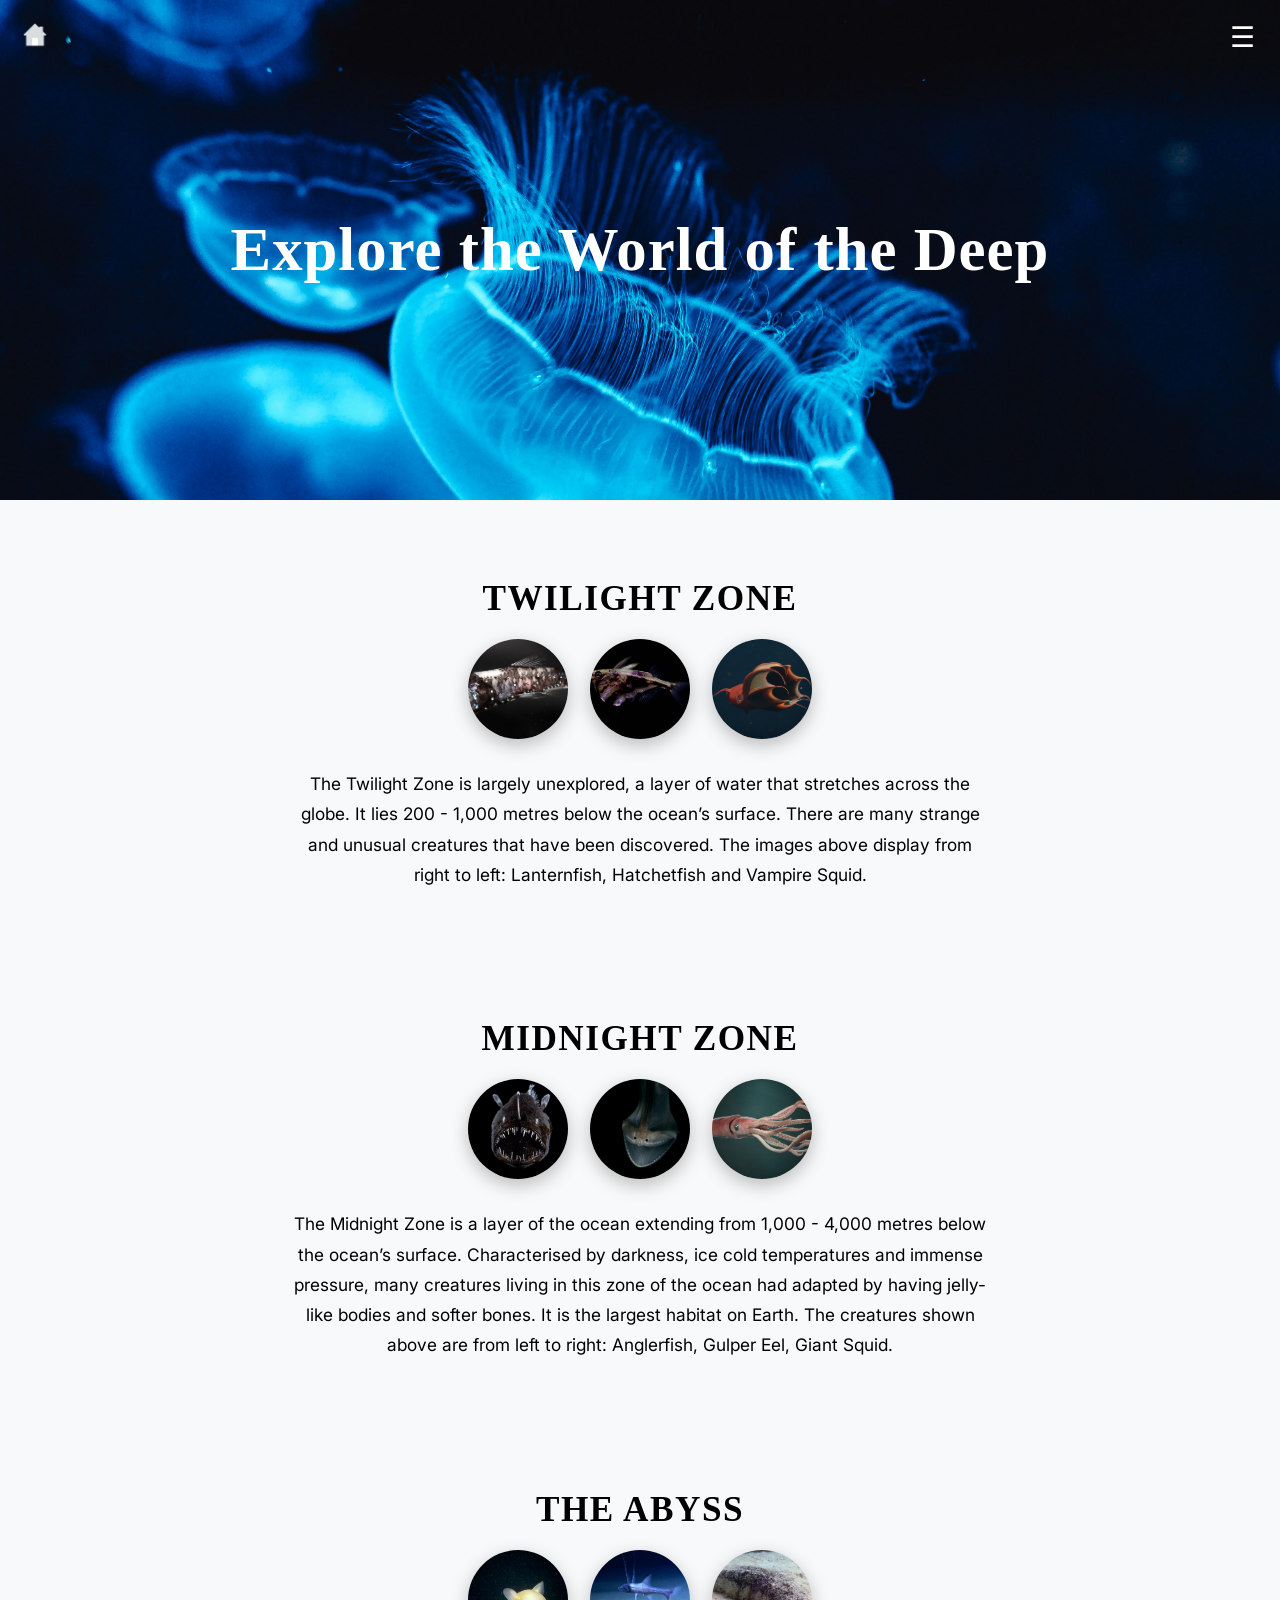
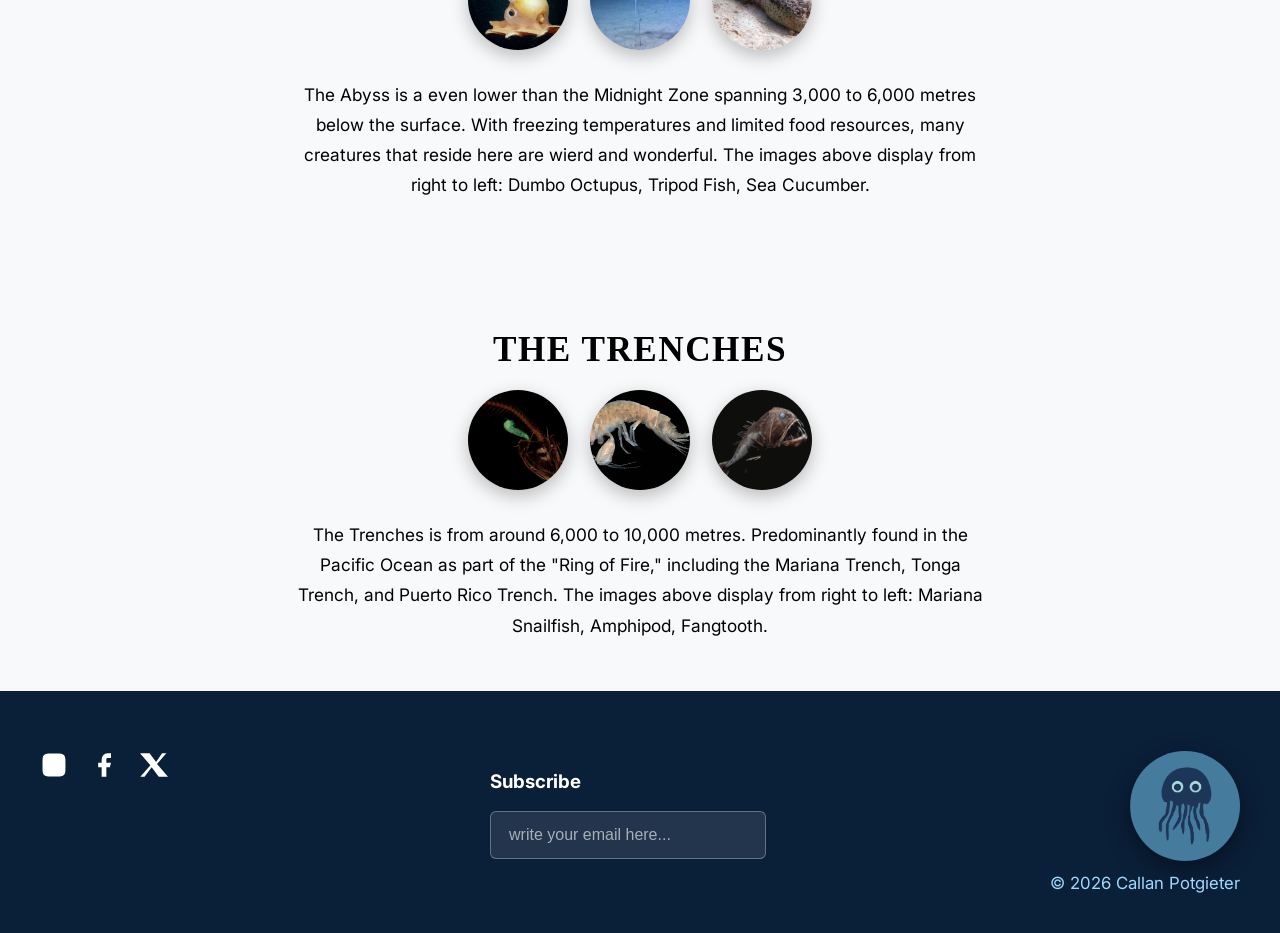
<file: index/index.html>
<!DOCTYPE html>
<html lang="en">
<head>
  <meta charset="UTF-8">
  <meta name="viewport" content="width=device-width, initial-scale=1.0">
  <title>Explore the World of the Deep</title>

  <!-- Google Fonts: IM FELL + Inter -->
  <link href="https://fonts.googleapis.com/css2?family=IM+Fell+Great+Primer+SC&family=Inter:wght@400;500&display=swap" rel="stylesheet">

  <link rel="stylesheet" href="style.css">
</head>
<body>

<!-- HEADER -->
<header class="hero">
  <div class="nav">
    <div class="icon">
      <a href="index.html">
        <img src="images/home.png" alt="Home">
      </a>
    </div>

    <div class="menu">
      <a href="menu.html">☰</a>
    </div>
  </div>

  <h1>Explore the World of the Deep</h1>
</header>

<!-- MAIN CONTENT -->
<main>
  <section class="zone">
    <h2>Twilight Zone</h2>
    <div class="circle-container">
      <img src="images/lanternfish.jpg" alt="Twilight creature 1" class="small-circle">
      <img src="images/hatchetfish.jpg" alt="Twilight creature 2" class="small-circle">
      <img src="images/vampiresquid.jpg" alt="Twilight creature 3" class="small-circle">
    </div>
    <p>The Twilight Zone is largely unexplored, a layer of water that stretches across the globe. It lies 200 - 1,000 metres below the ocean’s surface. There are many strange and unusual creatures that have been discovered. The images above display from right to left: Lanternfish, Hatchetfish and Vampire Squid.</p>
  </section>

  <section class="zone">
    <h2>Midnight Zone</h2>
    <div class="circle-container">
      <img src="images/anglerfish.avif" alt="Midnight creature 1" class="small-circle">
      <img src="images/gulpereel.webp" alt="Midnight creature 2" class="small-circle">
      <img src="images/giantsquid.jpg" alt="Midnight creature 3" class="small-circle">
    </div>
    <p>The Midnight Zone is a layer of the ocean extending from 1,000 - 4,000 metres below the ocean’s surface. Characterised by darkness, ice cold temperatures and immense pressure, many creatures living in this zone of the ocean had adapted by having jelly-like bodies and softer bones.
      It is the largest habitat on Earth. The creatures shown above are from left to right: Anglerfish, Gulper Eel, Giant Squid.</p>
  </section>

  <section class="zone">
    <h2>The Abyss</h2>
    <div class="circle-container">
        <img src="images/dumbooctupus.jpg" class="small-circle">
        <img src="images/tripodfish.jpg" class="small-circle">
        <img src="images/sea cucumber.webp" class="small-circle">
    </div>
    <p>The Abyss is a even lower than the Midnight Zone spanning 3,000 to 6,000 metres below the surface. With freezing temperatures and limited food resources, many creatures that reside here are wierd and wonderful. 
      The images above display from right to left: Dumbo Octupus, Tripod Fish, Sea Cucumber.</p>
  </section>

  <section class="zone">
    <h2>The Trenches</h2>
    <div class="circle-container">
      <img src="images/mariana Snailfish.jpg" alt="Trenches creature 1" class="small-circle">
      <img src="images/amphipod.webp" alt="Trenches creature 2" class="small-circle">
      <img src="images/fangtooth.webp" alt="Trenches creature 3" class="small-circle">
    </div>
    <p>The Trenches is from around 6,000 to 10,000 metres. Predominantly found in the Pacific Ocean as part of the "Ring of Fire," including the Mariana Trench, Tonga Trench, and Puerto Rico Trench. 
      The images above display from right to left: Mariana Snailfish, Amphipod, Fangtooth.</p>
  </section>
</main>

<!-- FOOTER -->
<footer>
  <div class="socials">
    <a href="https://www.instagram.com/" target="_blank">
      <!-- Instagram SVG -->
      <svg width="28" height="28" viewBox="0 0 24 24" fill="currentColor"><path d="M12 2.163c3.204 0 3.584.012 4.85.07 3.252.148 4.771 1.691 4.919 4.919.058 1.265.069 1.645.069 4.849 0 3.205-.012 3.584-.069 4.849-.149 3.225-1.664 4.771-4.919 4.919-1.266.058-1.644.07-4.849.07-3.204 0-3.584-.012-4.849-.07-3.26-.149-4.771-1.699-4.919-4.92-.058-1.265-.07-1.644-.07-4.849 0-3.204.013-3.583.07-4.849.149-3.227 1.664-4.771 4.919-4.919z"/></svg>
    </a>

    <a href="https://www.facebook.com/" target="_blank">
      <!-- Facebook SVG -->
      <svg width="28" height="28" viewBox="0 0 24 24" fill="currentColor"><path d="M18 2h-3a5 5 0 00-5 5v3H7v4h3v8h4v-8h3l1-4h-4V7a1 1 0 011-1h3z"/></svg>
    </a>

    <a href="https://x.com/" target="_blank">
      <!-- X SVG -->
      <svg width="28" height="28" viewBox="0 0 24 24" fill="currentColor"><path d="M18.9 2h3.7l-8 9.2L24 22h-7.9l-6.1-8L3.9 22H.3l8.6-9.8L0 2h8.2l5.6 7.4L18.9 2z"/></svg>
    </a>
  </div>

  <div class="subscribe-group">
    <h3>Subscribe</h3>
    <form action="subscribe.html">
      <input type="email" name="email" placeholder="write your email here..." required>
    </form>
  </div>

  <div class="footer-right">
    <img src="images/logo.png" alt="Logo">
    <p>© 2026 Callan Potgieter</p>
  </div>
</footer>

</body>
</html>
</file>
<file: index/style.css>
body {
  margin: 0;
  font-family: 'Inter', sans-serif;
  background-color: #f8f9fa;
  color: #000000;
}

/* ================= HERO ================= */
.hero {
  background: url('images/header.jpg') center/cover no-repeat;
  height: 500px;
  position: relative;
  display: flex;
  align-items: center;
  justify-content: center;
  text-align: center;
  color: white;
}

.hero h1 {
  font-family: 'IM Fell Great Primer SC', serif;
  font-size: 3.5rem;
  letter-spacing: 1px;
  color: white;
  opacity: 0;
  animation: fadeUp 0.8s ease forwards;
}

@keyframes fadeUp {
  from {
    opacity: 0;
    transform: translateY(15px);
  }
  to {
    opacity: 1;
    transform: translateY(0);
  }
}

/* ================= NAV ================= */
.nav {
  position: absolute;
  top: 0;
  left: 0;
  width: 100%;
  box-sizing: border-box;
  display: flex;
  justify-content: space-between;
  align-items: center;
  padding: 15px 20px;
  z-index: 10;
}

/* Home icon */
.icon img {
  width: 30px;
  height: 30px;
  object-fit: contain;
  transition: transform 0.25s ease, filter 0.25s ease;
}

.icon img:hover {
  transform: scale(1.2);
  filter: drop-shadow(0 0 8px #4fd1ff);
}

.icon img:active {
  transform: scale(0.95);
}

/* Menu icon */
.menu a {
  color: white;
  font-size: 28px;
  text-decoration: none;
  display: inline-block;
  transition: transform 0.25s ease, filter 0.25s ease;
  padding: 5px;
}

.menu a:hover {
  transform: scale(1.2) rotate(5deg);
  filter: brightness(1.2);
}

.menu a:active {
  transform: scale(0.95);
}

/* ================= ZONES ================= */
.zone {
  padding: 50px 20px;
  text-align: center;
  background-color: #f8f9fa;
}

.zone h2 {
  font-family: 'IM Fell Great Primer SC', serif;
  font-size: 2.2rem;
  margin-bottom: 20px;
  text-transform: uppercase;
  letter-spacing: 1.5px;
  opacity: 0;
  animation: fadeIn 0.9s ease forwards;
}

.zone:nth-of-type(2) h2 { animation-delay: 0.1s; }
.zone:nth-of-type(3) h2 { animation-delay: 0.2s; }
.zone:nth-of-type(4) h2 { animation-delay: 0.3s; }

.zone p {
  max-width: 700px;
  margin: 0 auto;
  line-height: 1.75;
  font-size: 1.08rem;
  opacity: 0;
  animation: fadeIn 1s ease forwards;
}

.zone:nth-of-type(2) p { animation-delay: 0.1s; }
.zone:nth-of-type(3) p { animation-delay: 0.2s; }
.zone:nth-of-type(4) p { animation-delay: 0.3s; }

@keyframes fadeIn {
  to {
    opacity: 1;
  }
}

/* ================= CIRCLES ================= */
.circle-container {
  display: flex;
  justify-content: center;
  gap: 22px;
  margin: 15px 0 30px;
}

.small-circle {
  width: 95px;
  height: 95px;
  object-fit: cover;
  border-radius: 50%;
  box-shadow: 0 6px 18px rgba(0, 0, 0, 0.25);
  transition: transform 0.3s ease;
}

.small-circle:hover {
  transform: scale(1.08);
}

/* ================= FOOTER ================= */
footer {
  background-color: #0a1f38;
  padding: 50px 20px 30px;
  color: white;
  display: flex;
  flex-direction: column;
  gap: 40px;
}

.socials {
  display: flex;
  gap: 22px;
}

.socials a {
  color: white;
  transition: all 0.3s ease;
  display: flex;
  align-items: center;
  justify-content: center;
}

.socials a:hover {
  transform: scale(1.25);
  color: #4fd1ff;
}

/* Subscribe */
.subscribe-group input {
  width: 100%;
  max-width: 320px;
  padding: 14px 18px;
  background-color: rgba(255,255,255,0.1);
  border: 1px solid rgba(255,255,255,0.3);
  border-radius: 6px;
  color: white;
  font-size: 1rem;
}

.subscribe-group input::placeholder {
  color: rgba(255,255,255,0.6);
}

/* Footer right */
.footer-right {
  display: flex;
  flex-direction: column;
  align-items: center;
  gap: 12px;
  text-align: center;
}

.footer-right img {
  width: 110px;
  height: 110px;
  border-radius: 50%;
  object-fit: cover;
  box-shadow: 0 8px 25px rgba(0,0,0,0.4);
}

.footer-right p {
  margin: 0;
  font-size: 1.05rem;
  color: #a0d8ff;
}

/* ================= RESPONSIVE ================= */
@media (min-width: 768px) {
  footer {
    flex-direction: row;
    justify-content: space-between;
    align-items: flex-start;
    padding: 60px 40px 40px;
  }

  .footer-right {
    align-items: flex-end;
    text-align: right;
  }

  .hero h1 {
    font-size: 3.8rem;
  }

  .small-circle {
    width: 100px;
    height: 100px;
  }
}
</file>
